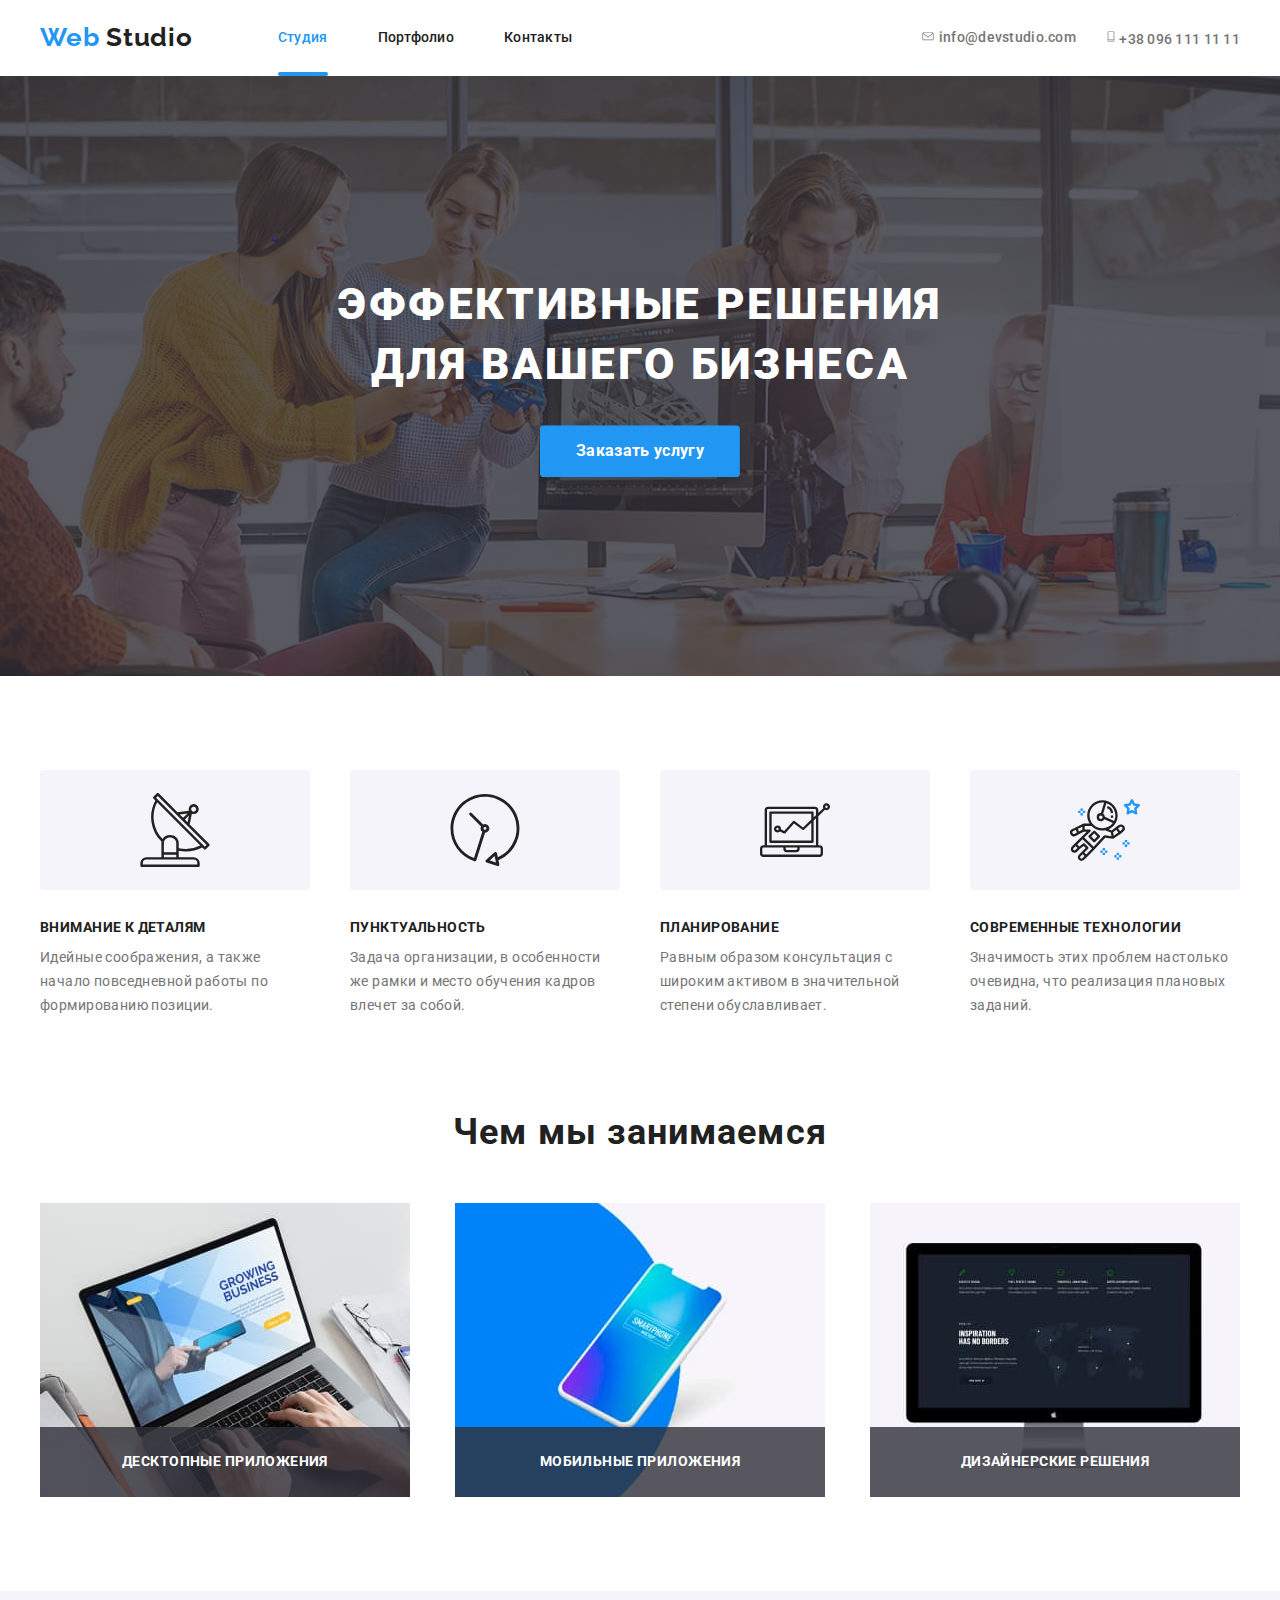
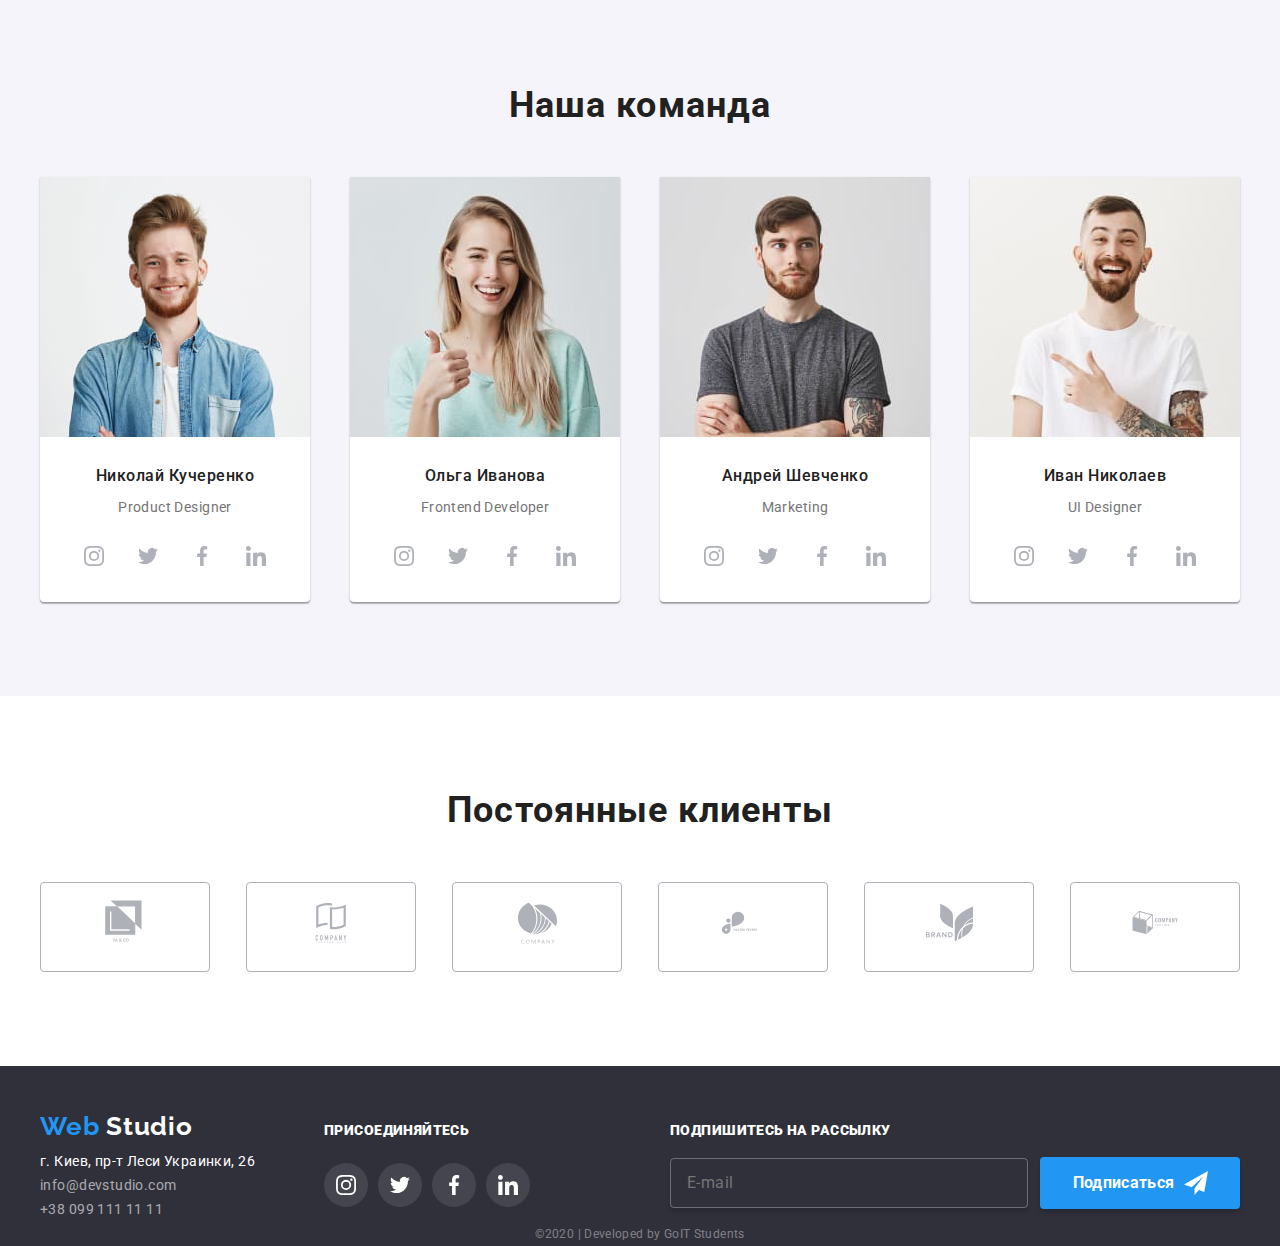
<file: index.html>
<!DOCTYPE html>
<html lang="ru">
  <head>
    <meta charset="UTF-8" />
    <meta name="viewport" content="width=device-width, initial-scale=1.0" />
    <title>Web Studio</title>
    <link
      href="https://fonts.googleapis.com/css2?family=Raleway:wght@700&family=Roboto:wght@400;500;700;900&display=swap"
      rel="stylesheet"
    />
    <link
      rel="stylesheet"
      href="https://cdnjs.cloudflare.com/ajax/libs/modern-normalize/0.6.0/modern-normalize.min.css"
    />
    <link rel="stylesheet" href="./css/styles.css" />
  </head>
  <body>
    <!-- Шапка сайта -->
    <header class="page-header container">
      <nav class="site-nav">
        <a href="/index.html" class="logo"
          ><span class="element">Web</span> Studio</a
        >
        <ul class="site-nav list">
          <li class="item">
            <a href="./index.html" class="link current">Студия</a>
          </li>
          <li class="item">
            <a href="./portfolio.html" class="link">Портфолио</a>
          </li>
          <li class="item"><a href="" class="link">Контакты</a></li>
        </ul>
      </nav>
      <ul class="cont-nav list">
        <li class="item">
          <a href="mailto:info@devstudio.com" class="link">
            <svg class="cont-nav__icon" width="16" height="11.2">
              <use href="./images/sprite.svg#iconmail"></use>
            </svg>
            info@devstudio.com
          </a>
        </li>
        <li class="item">
          <a href="tel:+380961111111" class="link">
            <svg class="cont-nav__icon" width="10" height="15">
              <use href="./images/sprite.svg#iconphone"></use>
            </svg>
            +38 096 111 11 11
          </a>
        </li>
      </ul>
    </header>
    <main>
      <!-- Герой -->
      <section class="hero">
        <div class="hero-actions">
          <h1 class="hero-title">
            эффективные решения<br />для вашего бизнеса
          </h1>
          <button class="button" data-modal-open>Заказать услугу</button>
        </div>
      </section>
      <!-- Преимущества -->
      <section class="section">
        <div class="container">
          <h2 class="section-title visually-hidden">Наши преимущества</h2>
          <ul class="feature-list list">
            <li class="item antenna">
              <h3 class="title">Внимание к деталям</h3>
              <p>
                Идейные соображения, а также начало повседневной работы по
                формированию позиции.
              </p>
            </li>
            <li class="item clock">
              <h3 class="title">Пунктуальность</h3>
              <p>
                Задача организации, в особенности же рамки и место обучения
                кадров влечет за собой.
              </p>
            </li>
            <li class="item diagram">
              <h3 class="title">Планирование</h3>
              <p>
                Равным образом консультация с широким активом в значительной
                степени обуславливает.
              </p>
            </li>
            <li class="item astronaut">
              <h3 class="title">Современные технологии</h3>
              <p>
                Значимость этих проблем настолько очевидна, что реализация
                плановых заданий.
              </p>
            </li>
          </ul>
        </div>
      </section>
      <!-- Чем мы занимаемся -->
      <section class="section">
        <div class="container">
          <h2 class="section-title">Чем мы занимаемся</h2>
          <ul class="work list">
            <li class="item">
              <a href="">
                <img
                  src="./images/nout.jpg"
                  width="370"
                  height="294"
                  alt="ноутбук"
                />
                <h3 class="title">Десктопные приложения</h3>
              </a>
            </li>
            <li class="item">
              <a href="">
                <img
                  src="./images/phone.jpg"
                  width="370"
                  height="294"
                  alt="телефон"
                />
                <h3 class="title">Мобильные приложения</h3>
              </a>
            </li>
            <li class="item">
              <a href="">
                <img
                  src="./images/pc.jpg"
                  width="370"
                  height="294"
                  alt="компьютер"
                />
                <h3 class="title">Дизайнерские решения</h3>
              </a>
            </li>
          </ul>
        </div>
      </section>
      <!-- Наша команда -->
      <section class="section">
        <div class="container">
          <h2 class="section-title">Наша команда</h2>
          <ul class="team list">
            <li class="card">
              <img
                src="./images/portrait1.jpg"
                class="team-img"
                width="270"
                height="260"
                alt="Николай Кучеренко"
              />
              <h3 class="team-title">Николай Кучеренко</h3>
              <p class="team-special">Product Designer</p>
              <ul class="social-list">
                <li class="social-item">
                  <a
                    href=""
                    class="social-link instagram"
                    aria-label="ссылка на instagram"
                  >
                    <svg class="icon" width="20" height="20">
                      <use href="./images/sprite.svg#iconinstagram"></use>
                    </svg>
                  </a>
                </li>
                <li class="social-item">
                  <a
                    href=""
                    class="social-link twitter"
                    aria-label="ссылка на twitter"
                    ><svg class="icon" width="20" height="20">
                      <use href="./images/sprite.svg#icontwitter"></use>
                    </svg>
                  </a>
                </li>
                <li class="social-item">
                  <a
                    href=""
                    class="social-link facebook"
                    aria-label="ссылка на facebook"
                  >
                    <svg class="icon" width="20" height="20">
                      <use href="./images/sprite.svg#iconfacebook"></use>
                    </svg>
                  </a>
                </li>
                <li class="social-item">
                  <a
                    href=""
                    class="social-link linkedin"
                    aria-label="ссылка на linkedin"
                    ><svg class="icon" width="20" height="20">
                      <use href="./images/sprite.svg#iconlinkedin"></use>
                    </svg>
                  </a>
                </li>
              </ul>
            </li>
            <li class="card">
              <img
                src="./images/portrait2.jpg"
                class="team-img"
                width="270"
                height="260"
                alt="Ольга Иванова"
              />
              <h3 class="team-title">Ольга Иванова</h3>
              <p class="team-special">Frontend Developer</p>
              <ul class="social-list">
                <li class="social-item">
                  <a
                    href=""
                    class="social-link instagram"
                    aria-label="ссылка на instagram"
                  >
                    <svg class="icon" width="20" height="20">
                      <use href="./images/sprite.svg#iconinstagram"></use>
                    </svg>
                  </a>
                </li>
                <li class="social-item">
                  <a
                    href=""
                    class="social-link twitter"
                    aria-label="ссылка на twitter"
                    ><svg class="icon" width="20" height="20">
                      <use href="./images/sprite.svg#icontwitter"></use>
                    </svg>
                  </a>
                </li>
                <li class="social-item">
                  <a
                    href=""
                    class="social-link facebook"
                    aria-label="ссылка на facebook"
                  >
                    <svg class="icon" width="20" height="20">
                      <use href="./images/sprite.svg#iconfacebook"></use>
                    </svg>
                  </a>
                </li>
                <li class="social-item">
                  <a
                    href=""
                    class="social-link linkedin"
                    aria-label="ссылка на linkedin"
                    ><svg class="icon" width="20" height="20">
                      <use href="./images/sprite.svg#iconlinkedin"></use>
                    </svg>
                  </a>
                </li>
              </ul>
            </li>
            <li class="card">
              <img
                src="./images/portrait3.jpg"
                class="team-img"
                width="270"
                height="260"
                alt="Андрей Шевченко"
              />
              <h3 class="team-title">Андрей Шевченко</h3>
              <p class="team-special">Marketing</p>
              <ul class="social-list">
                <li class="social-item">
                  <a
                    href=""
                    class="social-link instagram"
                    aria-label="ссылка на instagram"
                  >
                    <svg class="icon" width="20" height="20">
                      <use href="./images/sprite.svg#iconinstagram"></use>
                    </svg>
                  </a>
                </li>
                <li class="social-item">
                  <a
                    href=""
                    class="social-link twitter"
                    aria-label="ссылка на twitter"
                    ><svg class="icon" width="20" height="20">
                      <use href="./images/sprite.svg#icontwitter"></use>
                    </svg>
                  </a>
                </li>
                <li class="social-item">
                  <a
                    href=""
                    class="social-link facebook"
                    aria-label="ссылка на facebook"
                  >
                    <svg class="icon" width="20" height="20">
                      <use href="./images/sprite.svg#iconfacebook"></use>
                    </svg>
                  </a>
                </li>
                <li class="social-item">
                  <a
                    href=""
                    class="social-link linkedin"
                    aria-label="ссылка на linkedin"
                    ><svg class="icon" width="20" height="20">
                      <use href="./images/sprite.svg#iconlinkedin"></use>
                    </svg>
                  </a>
                </li>
              </ul>
            </li>
            <li class="card">
              <img
                src="./images/portrait4.jpg"
                class="team-img"
                width="270"
                height="260"
                alt="Иван Николаев"
              />
              <h3 class="team-title">Иван Николаев</h3>
              <p class="team-special">UI Designer</p>
              <ul class="social-list">
                <li class="social-item">
                  <a
                    href=""
                    class="social-link instagram"
                    aria-label="ссылка на instagram"
                  >
                    <svg class="icon" width="20" height="20">
                      <use href="./images/sprite.svg#iconinstagram"></use>
                    </svg>
                  </a>
                </li>
                <li class="social-item">
                  <a
                    href=""
                    class="social-link twitter"
                    aria-label="ссылка на twitter"
                    ><svg class="icon" width="20" height="20">
                      <use href="./images/sprite.svg#icontwitter"></use>
                    </svg>
                  </a>
                </li>
                <li class="social-item">
                  <a
                    href=""
                    class="social-link facebook"
                    aria-label="ссылка на facebook"
                  >
                    <svg class="icon" width="20" height="20">
                      <use href="./images/sprite.svg#iconfacebook"></use>
                    </svg>
                  </a>
                </li>
                <li class="social-item">
                  <a
                    href=""
                    class="social-link linkedin"
                    aria-label="ссылка на linkedin"
                    ><svg class="icon" width="20" height="20">
                      <use href="./images/sprite.svg#iconlinkedin"></use>
                    </svg>
                  </a>
                </li>
              </ul>
            </li>
          </ul>
        </div>
      </section>
      <!-- Постоянные клиенты -->
      <section class="section">
        <div class="container">
          <h2 class="section-title">Постоянные клиенты</h2>
          <ul class="clients list">
            <li class="item">
              <a href="" class="clients-link">
                <svg class="icon" width="44.27" height="49.23">
                  >
                  <use href="./images/sprite.svg#iconclient1"></use>
                </svg>
              </a>
            </li>
            <li class="item">
              <a href="">
                <svg class="icon" width="40" height="52">
                  >
                  <use href="./images/sprite.svg#iconclient2"></use>
                </svg>
              </a>
            </li>
            <li class="item">
              <a href="">
                <svg class="icon" width="41" height="42.6">
                  >
                  <use href="./images/sprite.svg#iconclient3"></use>
                </svg>
              </a>
            </li>
            <li class="item">
              <a href="">
                <svg class="icon" width="79.66" height="42.02">
                  >
                  <use href="./images/sprite.svg#iconclient4"></use>
                </svg>
              </a>
            </li>
            <li class="item">
              <a href="">
                <svg class="icon" width="59" height="47">
                  >
                  <use href="./images/sprite.svg#iconclient5"></use>
                </svg>
              </a>
            </li>
            <li class="item">
              <a href="">
                <svg class="icon" width="88.48" height="45.44">
                  >
                  <use href="./images/sprite.svg#iconclient6"></use>
                </svg>
              </a>
            </li>
          </ul>
        </div>
      </section>
      <!-- Модалка -->
      <div class="backdrop is-hidden" data-modal>
        <div class="modal">
          <button class="modal-button" data-modal-close>
            <svg class="modal-icon" width="11" height="11">
              <use href="./images/modal-sprite.svg#modalclose"></use>
            </svg>
          </button>
          <p class="modal-title">Оставьте свои данные, мы вам перезвоним</p>
          <form action="" class="modal-form">
            <div class="form-field">
              <input
                class="form-input"
                type="text"
                name="name"
                id="name"
                placeholder=" "
              />
              <label class="form-label" for="name">Имя</label>
              <svg class="modal-svg" width="18px" height="18">
                <use href="./images/modal-sprite.svg#modalperson"></use>
              </svg>
            </div>
            <div class="form-field">
              <input
                class="form-input"
                type="tel"
                name="tel"
                id="tel"
                placeholder=" "
              />
              <label class="form-label" for="tel">Телефон</label>
              <svg class="modal-svg" width="18px" height="18">
                <use href="./images/modal-sprite.svg#modalphone"></use>
              </svg>
            </div>
            <div class="form-field">
              <input
                class="form-input"
                type="email"
                name="email"
                id="email"
                placeholder=" "
              />
              <label class="form-label" for="email">Почта</label>
              <svg class="modal-svg" width="18px" height="18">
                <use href="./images/modal-sprite.svg#modalemail"></use>
              </svg>
            </div>
            <div class="comment-field">
              <textarea
                class="comment"
                name="comment"
                id="comment"
                cols="30"
                rows="10"
                placeholder=" "
              ></textarea>
              <label class="comment-label" for="comment">Комментарий</label>
            </div>
            <label class="form-field">
              <input class="checkbox" type="checkbox" value="agree" />
              <svg class="check-svg" width="16" height="15">
                <use href="./images/modal-sprite.svg#modalrectangle"></use>
              </svg>
              Соглашаюсь с рассылкой и принимаю
              <a href="" target="blank" class="modal-link">Условия договора</a>
            </label>
            <button type="submit" class="button" modal-close>
              Отправить
            </button>
          </form>
        </div>
      </div>
    </main>
    <!-- Подвал сайта -->
    <footer class="footer">
      <div class="container">
        <div class="page-footer">
          <div class="address">
            <a href="/index.html" class="logo logo__footer"
              ><span class="element">Web</span> Studio</a
            >
            <address>
              г. Киев, пр-т Леси Украинки, 26
              <a href="mailto:info@devstudio.com" class="link"
                >info@devstudio.com</a
              >
              <a href="tel:+380991111111" class="link">+38 099 111 11 11</a>
            </address>
          </div>
          <div class="join">
            <p class="title"><b>присоединяйтесь</b></p>
            <ul class="join-list">
              <li class="join-item">
                <a href="" class="join-link" aria-label="ссылка на instagram">
                  <svg class="icon" width="20" height="20">
                    <use href="./images/sprite.svg#iconinstagram"></use>
                  </svg>
                </a>
              </li>
              <li class="join-item">
                <a
                  href=""
                  class="join-link twitter"
                  aria-label="ссылка на twitter"
                >
                  <svg class="icon" width="20" height="20">
                    <use href="./images/sprite.svg#icontwitter"></use>
                  </svg>
                </a>
              </li>
              <li class="join-item">
                <a
                  href=""
                  class="join-link facebook"
                  aria-label="ссылка на facebook"
                >
                  <svg class="icon" width="20" height="20">
                    <use href="./images/sprite.svg#iconfacebook"></use>
                  </svg>
                </a>
              </li>
              <li class="join-item">
                <a
                  href=""
                  class="join-link linkedin"
                  aria-label="ссылка на linkedin"
                >
                  <svg class="icon" width="20" height="20">
                    <use href="./images/sprite.svg#iconlinkedin"></use>
                  </svg>
                </a>
              </li>
            </ul>
          </div>
          <div class="sign">
            <p class="title"><b>Подпишитесь на рассылку</b></p>
            <form action="" class="sign-form">
              <input
                type="email"
                placeholder="E-mail"
                name="email"
                required="required"
                id="email"
              />
              <button class="button secondary" type="submit">
                Подписаться
              </button>
            </form>
          </div>
        </div>
        <p class="copyright">&#169;2020 | Developed by GoIT Students</p>
      </div>
    </footer>
    <script src="./js/modal.js"></script>
    <script>
      (() => {
        document.querySelector(".sign-form").addEventListener("submit", (e) => {
          e.preventDefault();

          new FormData(e.currentTarget).forEach((value, name) =>
            console.log(`${name}: ${value}`)
          );

          e.currentTarget.reset();
        });
      })();
    </script>
    <script>
      (() => {
        document
          .querySelector(".modal-form")
          .addEventListener("submit", (e) => {
            e.preventDefault();

            new FormData(e.currentTarget).forEach((value, name) =>
              console.log(`${name}: ${value}`)
            );

            e.currentTarget.reset();
          });
      })();
    </script>
  </body>
</html>
</file>
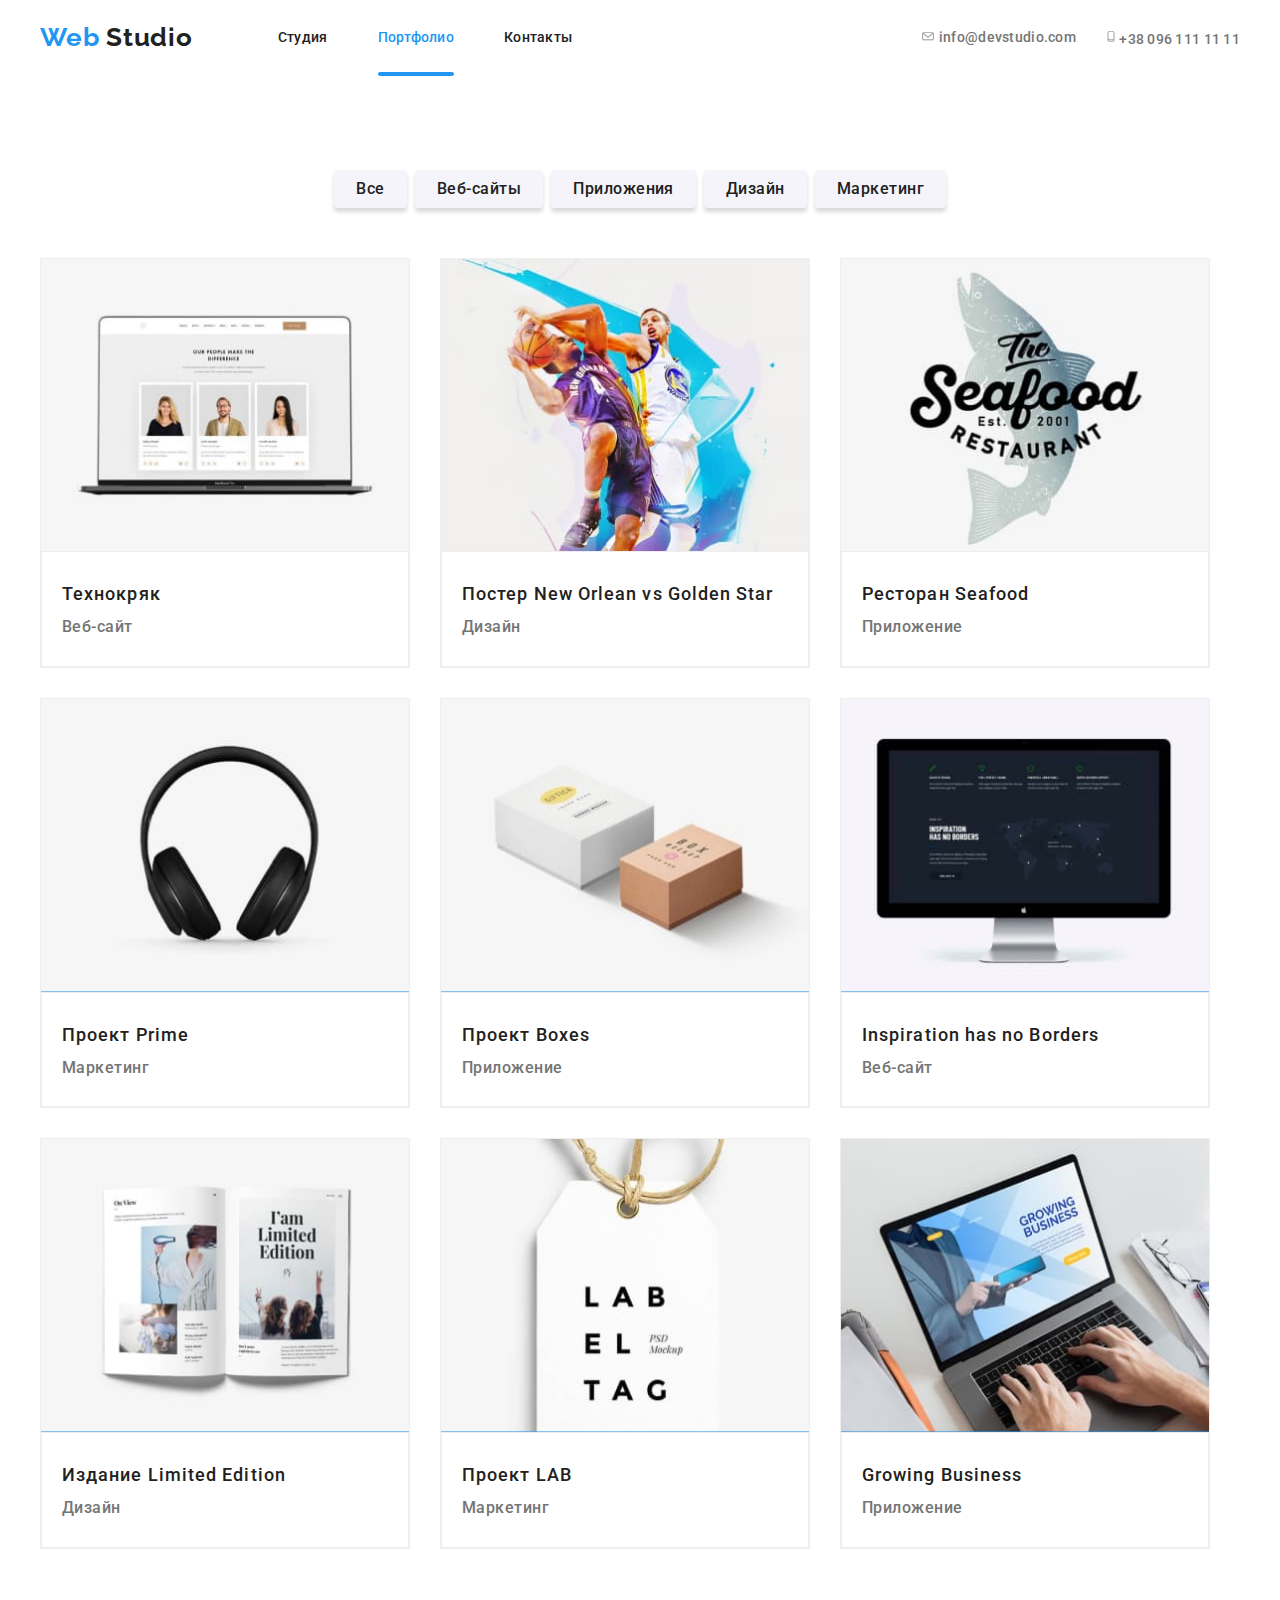
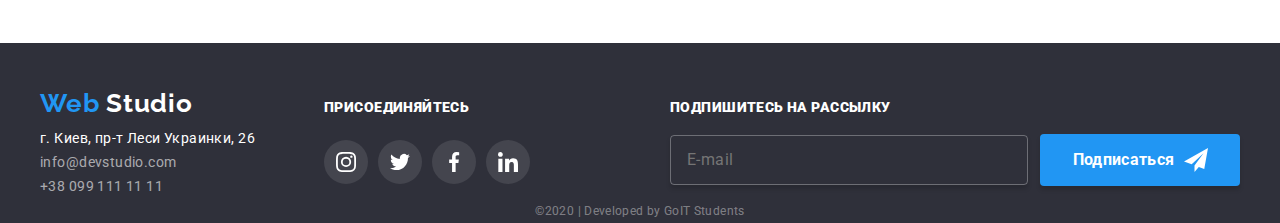
<file: portfolio.html>
<!DOCTYPE html>
<html lang="ru">
  <head>
    <meta charset="UTF-8" />
    <meta name="viewport" content="width=device-width, initial-scale=1.0" />
    <title>Портфолио</title>
    <link
      href="https://fonts.googleapis.com/css2?family=Raleway:wght@700&family=Roboto:wght@400;500;700;900&display=swap"
      rel="stylesheet"
    />
    <link
      rel="stylesheet"
      href="https://cdnjs.cloudflare.com/ajax/libs/modern-normalize/0.6.0/modern-normalize.min.css"
    />
    <link rel="stylesheet" href="./css/styles.css" />
  </head>
  <body>
    <!-- Шапка сайта -->
    <header class="page-header container">
      <nav class="site-nav">
        <a href="/index.html" class="logo"
          ><span class="element">Web</span> Studio</a
        >
        <ul class="site-nav list">
          <li class="item">
            <a href="./index.html" class="link">Студия</a>
          </li>
          <li class="item">
            <a href="./portfolio.html" class="link current">Портфолио</a>
          </li>
          <li class="item"><a href="" class="link">Контакты</a></li>
        </ul>
      </nav>
      <ul class="cont-nav list">
        <li class="item">
          <a href="mailto:info@devstudio.com" class="link">
            <svg class="cont-nav__icon" width="16" height="11.2">
              <use href="./images/sprite.svg#iconmail"></use>
            </svg>
            info@devstudio.com
          </a>
        </li>
        <li class="item">
          <a href="tel:+380961111111" class="link">
            <svg class="cont-nav__icon" width="10" height="15">
              <use href="./images/sprite.svg#iconphone"></use>
            </svg>
            +38 096 111 11 11
          </a>
        </li>
      </ul>
    </header>
    <main>
      <section class="section">
        <div class="container">
          <h1 class="visually-hidden">Портфолио</h1>
          <ul class="filter list">
            <li class="item">
              <button type="button" class="button primary">Все</button>
            </li>
            <li class="item">
              <button type="button" class="button primary">Веб-сайты</button>
            </li>
            <li class="item">
              <button type="button" class="button primary">Приложения</button>
            </li>
            <li class="item">
              <button type="button" class="button primary">Дизайн</button>
            </li>
            <li class="item">
              <button type="button" class="button primary">Маркетинг</button>
            </li>
          </ul>
          <ul class="portfolio list">
            <li class="element">
              <a href="" class="link">
                <div class="thumb">
                  <img src="./images/img1.jpg" alt="ноутбук" />
                  <p class="description">
                    Технокряк это современная площадка распространения
                    коронавируса. Компании используют эту платформу для
                    цифрового шпионажа и атак на защищённые сервера конкурентов.
                  </p>
                </div>
                <div class="project-title">
                  <h2 class="title">Технокряк</h2>
                  <p class="text">Веб-сайт</p>
                </div>
              </a>
            </li>
            <li class="element">
              <a href="" class="link">
                <div class="thumb">
                  <img src="./images/img2.jpg" alt="2 баскетболиста" />
                </div>
                <div class="project-title">
                  <h2 class="title">
                    Постер New Orlean vs Golden Star
                  </h2>
                  <p class="text">Дизайн</p>
                </div>
              </a>
            </li>
            <li class="element">
              <a href="" class="link">
                <div class="thumb">
                  <img src="./images/img3.jpg" alt="рыба" />
                </div>
                <div class="project-title">
                  <h2 class="title">Ресторан Seafood</h2>
                  <p class="text">Приложение</p>
                </div>
              </a>
            </li>
            <li class="element">
              <a href="" class="link">
                <div class="thumb">
                  <img src="./images/img4.jpg" alt="наушники" />
                </div>
                <div class="project-title">
                  <h2 class="title">Проект Prime</h2>
                  <p class="text">Маркетинг</p>
                </div>
              </a>
            </li>
            <li class="element">
              <a href="" class="link">
                <div class="thumb">
                  <img src="./images/img5.jpg" alt="2 коробки" />
                </div>
                <div class="project-title">
                  <h2 class="title">Проект Boxes</h2>
                  <p class="text">Приложение</p>
                </div>
              </a>
            </li>
            <li class="element">
              <a href="" class="link">
                <div class="thumb">
                  <img src="./images/img6.jpg" alt="компьютер" />
                </div>
                <div class="project-title">
                  <h2 class="title">Inspiration has no Borders</h2>
                  <p class="text">Веб-сайт</p>
                </div>
              </a>
            </li>
            <li class="element">
              <a href="" class="link">
                <div class="thumb">
                  <img src="./images/img7.jpg" alt="журнал" />
                </div>
                <div class="project-title">
                  <h2 class="title">Издание Limited Edition</h2>
                  <p class="text">Дизайн</p>
                </div>
              </a>
            </li>
            <li class="element">
              <a href="" class="link">
                <div class="thumb">
                  <img src="./images/img8.jpg" alt="бейдж" />
                </div>
                <div class="project-title">
                  <h2 class="title">Проект LAB</h2>
                  <p class="text">Маркетинг</p>
                </div>
              </a>
            </li>
            <li class="element">
              <a href="" class="link">
                <div class="thumb">
                  <img src="./images/img9.jpg" alt="ноутбук" />
                </div>
                <div class="project-title">
                  <h2 class="title">Growing Business</h2>
                  <p class="text">Приложение</p>
                </div>
              </a>
            </li>
          </ul>
        </div>
      </section>
    </main>
    <!-- Подвал сайта -->
    <footer class="footer">
      <div class="container">
        <div class="page-footer">
          <div class="address">
            <a href="/index.html" class="logo logo__footer"
              ><span class="element">Web</span> Studio</a
            >
            <address>
              г. Киев, пр-т Леси Украинки, 26
              <a href="mailto:info@devstudio.com" class="link"
                >info@devstudio.com</a
              >
              <a href="tel:+380991111111" class="link">+38 099 111 11 11</a>
            </address>
          </div>
          <div class="join">
            <p class="title"><b>присоединяйтесь</b></p>
            <ul class="join-list">
              <li class="join-item">
                <a href="" class="join-link" aria-label="ссылка на instagram">
                  <svg class="icon" width="20" height="20">
                    <use href="./images/sprite.svg#iconinstagram"></use>
                  </svg>
                </a>
              </li>
              <li class="join-item">
                <a
                  href=""
                  class="join-link twitter"
                  aria-label="ссылка на twitter"
                >
                  <svg class="icon" width="20" height="20">
                    <use href="./images/sprite.svg#icontwitter"></use>
                  </svg>
                </a>
              </li>
              <li class="join-item">
                <a
                  href=""
                  class="join-link facebook"
                  aria-label="ссылка на facebook"
                >
                  <svg class="icon" width="20" height="20">
                    <use href="./images/sprite.svg#iconfacebook"></use>
                  </svg>
                </a>
              </li>
              <li class="join-item">
                <a
                  href=""
                  class="join-link linkedin"
                  aria-label="ссылка на linkedin"
                >
                  <svg class="icon" width="20" height="20">
                    <use href="./images/sprite.svg#iconlinkedin"></use>
                  </svg>
                </a>
              </li>
            </ul>
          </div>
          <div class="sign">
            <p class="title"><b>Подпишитесь на рассылку</b></p>
            <form action="" class="sign-form">
              <input
                type="email"
                placeholder="E-mail"
                name="email"
                required="required"
                id="email"
              />
              <button class="button secondary" type="submit">
                Подписаться
              </button>
            </form>
          </div>
        </div>
        <p class="copyright">&#169;2020 | Developed by GoIT Students</p>
      </div>
    </footer>
    <script>
      (() => {
        document.querySelector(".sign-form").addEventListener("submit", (e) => {
          e.preventDefault();

          new FormData(e.currentTarget).forEach((value, name) =>
            console.log(`${name}: ${value}`)
          );

          e.currentTarget.reset();
        });
      })();
    </script>
  </body>
</html>
</file>
<file: css/styles.css>
/* основной цвет текста color:#757575; */
/* вспомагательный цвет текста color: #212121; */
/* цвет текста на кнопках color: #FFFFFF; */
/* цвет текста для hover и фокуса color: #2196F3; */
/* цвет кнопок в портфолио color: #F5F4FA */
/* цвет футера color: #2F303A */

:root {
  --primary-text-color: #757575;
  --title-text-color: #212121;
  --accent-color: #2196f3;
  --primary-bg-color: #ffffff;
  --portfolio-bg-color: #f5f4fa;
  --footer-color: #2f303a;
  --clients-color: #afb1b8;
  --element-color: #eeeeee;

  --timing-function: cubic-bezier(0.4, 0, 0.2, 1);
}

html {
  box-sizing: border-box;
}

*,
*::before,
*::after {
  box-sizing: inherit;
}

body {
  font-family: Roboto, sans-serif;
  background-color: var(--primary-bg-color);
  color: var(--primary-text-color);
}
.container {
  margin-left: auto;
  margin-right: auto;
  padding-left: 15px;
  padding-right: 15px;
  width: 1230px;
}
.visually-hidden {
  position: absolute;
  clip: rect(0 0 0 0);
  width: 1px;
  height: 1px;
  margin: -1px;
  border: 0;
  padding: 0;
  overflow: hidden;
}
.list {
  padding: 0;
  margin: 0;
  list-style: none;
}
.link {
  display: block;
}
img {
  display: block;
  max-width: 100%;
  height: auto;
}
/* logo */
.logo {
  display: block;
  margin-right: 85px;

  font-family: Raleway, sans-serif;
  color: var(--title-text-color);
  font-size: 26px;
  font-weight: 700;
  text-decoration: none;
  line-height: 1.2;
  letter-spacing: 0.03em;
}
.logo > .element {
  color: var(--accent-color);
}
.logo__footer {
  margin-bottom: 8px;
  margin-right: 0;
  padding: 0;

  color: var(--primary-bg-color);
}
/* page-header */
.page-header {
  display: flex;
  justify-content: center;
  align-items: center;
}
/* Site-nav */
.site-nav {
  display: flex;
  align-items: center;
}
.site-nav .item {
  position: relative;
}
.site-nav .item:not(:last-child) {
  margin-right: 50px;
}
.site-nav .link {
  padding-top: 30px;
  padding-bottom: 30px;

  color: var(--title-text-color);
  text-decoration: none;
  font-weight: 500;
  font-size: 14px;
  line-height: 1.14;
  letter-spacing: 0.02em;

  transition: color 250ms var(--timing-function);
}
.site-nav .link.current {
  color: var(--accent-color);
}
.site-nav .link.current::after {
  position: absolute;
  content: "";
  left: 0;
  bottom: 0;
  width: 100%;
  height: 4px;
  background-color: var(--accent-color);
  border-radius: 2px;
}
.site-nav .link:hover,
.site-nav .link:focus {
  color: var(--accent-color);
}
/* cont-nav */
.cont-nav img {
  display: inline;
}
.cont-nav {
  display: flex;
  align-items: center;
  margin-left: auto;
}
.cont-nav .item:not(:last-child) {
  margin-right: 30px;
}
.cont-nav .link {
  color: var(--primary-text-color);
  text-decoration: none;
  font-weight: 500;
  font-size: 14px;
  line-height: 1.14;
  letter-spacing: 0.02em;

  transition: color 250ms var(--timing-function);
}
.cont-nav .link:hover,
.cont-nav .link:focus {
  color: var(--accent-color);
}
/* Icon */
.icon {
  fill: var(--primary-bg-color);
}
.cont-nav__icon {
  padding: 0;
  margin: 0;
  fill: var(--primary-text-color);
}
.cont-nav .link:hover .cont-nav__icon,
.cont-nav .link:focus .cont-nav__icon {
  fill: var(--accent-color);
}
/* Hero */
.hero {
  position: relative;
  text-align: center;
  max-width: 1600px;
  height: 600px;
  margin-left: auto;
  margin-right: auto;
  background-image: linear-gradient(
      to right,
      rgba(47, 48, 58, 0.8),
      rgba(47, 48, 58, 0.8)
    ),
    url("../images/hero.jpg");
  background-repeat: no-repeat;
  background-position: center;
  background-size: cover;
}
.hero-actions {
  position: absolute;
  top: 50%;
  left: 50%;
  transform: translate(-50%, -50%);
}
.hero-title {
  margin-top: 0;
  margin-bottom: 30px;

  color: var(--primary-bg-color);
  font-weight: 900;
  font-size: 44px;
  line-height: 1.36;
  letter-spacing: 0.06em;
  text-transform: uppercase;
}
/* Section */
.section {
  margin: 0;
  padding-top: 94px;
  padding-bottom: 94px;

  font-size: 14px;
  font-weight: 400;
  line-height: 1.71;
  letter-spacing: 0.03em;
}
.section:nth-child(2) {
  padding-bottom: 0;
}
.section:nth-child(4) {
  background-color: var(--portfolio-bg-color);
}
.section-title {
  margin-top: 0;
  margin-bottom: 50px;

  color: var(--title-text-color);
  font-weight: 700;
  font-size: 36px;
  line-height: 1.16;
  letter-spacing: 0.03em;
  text-align: center;
}
.section .title {
  margin-top: 0;
  color: var(--primary-bg-color);
  font-weight: 700;
  font-size: 14px;
  line-height: 1.14;
  letter-spacing: 0.03em;
  text-transform: uppercase;
}
/* Features */
.feature-list {
  display: flex;
  justify-content: space-between;
}
.feature-list .item {
  width: 270px;
}
.feature-list .item::before {
  display: block;
  content: "";
  width: 270px;
  height: 120px;
  background-color: var(--portfolio-bg-color);
  border-radius: 4px;
  margin-top: 0;
  margin-bottom: 30px;
  background-repeat: no-repeat;
  background-position: center;
  background-size: 70px;
}
.antenna::before {
  background-image: url("../images/vector1.svg");
}
.clock::before {
  background-image: url("../images/vector2.svg");
}
.diagram::before {
  background-image: url("../images/vector3.svg");
}
.astronaut::before {
  background-image: url("../images/vector4.svg");
}
.feature-list .title {
  margin-top: 0;
  margin-bottom: 10px;

  color: var(--title-text-color);
}
.feature-list p {
  display: inline-block;
  margin-top: 0;
  margin-bottom: 0;
}

/* Work */
.work {
  display: flex;
  justify-content: space-between;
}
.work .item {
  position: relative;
  width: 370px;
}
.work .title {
  position: absolute;
  width: 370px;
  height: 70px;
  display: flex;
  align-items: center;
  justify-content: center;

  left: 50%;
  bottom: 0;
  transform: translateX(-50%);

  margin-top: 0;
  margin-bottom: 0;
  text-align: center;

  background: rgba(47, 48, 58, 0.8);
}

/* Button */
.button {
  display: inline-block;
  font-family: inherit;
  color: var(--primary-bg-color);
  background-color: var(--accent-color);

  text-decoration: none;
  font-weight: 700;
  font-size: 16px;
  line-height: 1.87;
  letter-spacing: 0.02em;

  border: 1px solid transparent;
  box-shadow: 0px 4px 4px rgba(0, 0, 0, 0.15);
  border-radius: 4px;
  padding: 10px 32px;
  min-width: 200px;
  text-align: center;
  cursor: pointer;

  transition: color 250ms var(--timing-function),
    background-color 250ms var(--timing-function);
}
.button.primary {
  color: var(--title-text-color);
  background-color: var(--portfolio-bg-color);

  font-weight: 500;
  line-height: 1.62;
  letter-spacing: 0.03em;

  padding: 5px 21px;
  min-width: 73px;
}
.button.secondary {
  display: flex;
  justify-content: center;
  align-items: center;
  padding: 10px 28px 10px 29px;
}
.button.secondary::after {
  content: "";
  display: inline-flex;
  width: 24px;
  height: 24px;
  margin-top: 0;
  margin-left: 10px;
  background-image: url("../images/iconsend.svg");
}
.button.primary:hover,
.button.primary:focus {
  color: var(--primary-bg-color);
  background-color: var(--accent-color);
}
/* Team */
.team {
  display: flex;
  justify-content: space-between;
}
.team > .card {
  width: 270px;
  padding-bottom: 24px;
  box-shadow: 0px 2px 1px rgba(0, 0, 0, 0.2), 0px 1px 1px rgba(0, 0, 0, 0.14),
    0px 1px 3px rgba(0, 0, 0, 0.12);
  border-radius: 0px 0px 4px 4px;
  background-color: var(--primary-bg-color);
}
.team-img {
  margin-top: 0;
  margin-bottom: 30px;
}
.team-special {
  margin-top: 0;
  text-align: center;
}
.team-title {
  margin-top: 0;
  margin-bottom: 10px;

  text-align: center;
  color: var(--title-text-color);
  font-weight: 500;
  font-size: 16px;
  line-height: 1.18;
  letter-spacing: 0.03em;
}
/* social */
.social-list {
  display: flex;
  justify-content: center;
  list-style: none;
  padding: 0;
  margin: auto;
}
.social-item:not(:last-child) {
  margin-right: 10px;
}
.social-link {
  display: inline-flex;
  justify-content: center;
  align-items: center;
  content: "";
  width: 44px;
  height: 44px;
  background-repeat: no-repeat;
  background-position: center;
  background-size: 20px;

  transition: border-radius 250ms var(--timing-function),
    background-color 250ms var(--timing-function);
}
.social-link .icon {
  fill: var(--clients-color);

  transition: fill 250ms var(--timing-function);
}
.social-link:hover,
.social-link:focus {
  border-radius: 50%;
  background-color: var(--accent-color);
}
.social-link:hover .icon,
.social-link:focus .icon {
  fill: var(--primary-bg-color);
}
/* Clients */
.clients {
  display: flex;
  justify-content: space-between;
}
.clients > .item {
  display: flex;
  justify-content: center;
  align-items: center;
  width: 170px;
  height: 90px;
  border: 1px solid var(--clients-color);
  box-sizing: border-box;
  border-radius: 4px;

  transition: border 250ms var(--timing-function);
}
.clients > .item .icon {
  fill: var(--clients-color);

  transition: fill 250ms var(--timing-function);
}
.clients > .item:hover,
.clients > .item:focus {
  border: 1px solid var(--accent-color);
}
.clients > .item:hover .icon,
.clients > .item:focus .icon {
  fill: var(--accent-color);
}
/* Portfolio */
.filter {
  display: flex;
  justify-content: center;
  margin-bottom: 50px;
}
.filter > .item + .item {
  margin-left: 8px;
}
.portfolio {
  display: flex;
  flex-wrap: wrap;
  width: 1170px;
}
.portfolio > .element {
  width: calc((100% - 60px) / 3);
  margin-right: 30px;
  margin-bottom: 30px;
  box-sizing: border-box;
  background: var(--primary-bg-color);
  border: 1px solid var(--element-color);

  transition: box-shadow 250ms var(--timing-function);
}
.portfolio > .element:nth-child(3n) {
  margin-right: 0;
}
.portfolio > .element:nth-last-child(-n + 3) {
  margin-bottom: 0;
}
.portfolio > .element:hover,
.portfolio > .element:focus {
  box-shadow: 1px 4px 6px rgba(0, 0, 0, 0.16), 0px 4px 4px rgba(0, 0, 0, 0.06),
    0px 1px 1px rgba(0, 0, 0, 0.12);
}
.portfolio .link {
  text-decoration: none;
}
.thumb {
  position: relative;
  overflow: hidden;
}
.thumb::before {
  position: absolute;
  content: "";
  width: 100%;
  height: 100%;
  top: 0;
  left: 0;
  background: rgba(33, 150, 243, 0.9);
  transform: translateY(+100%);

  transition: transform 500ms var(--timing-function);
}
.description {
  position: absolute;
  top: 50%;
  left: 50%;
  transform: translate(-50%, +100%);
  margin-top: 0;
  margin-bottom: 0;

  width: 322px;
  font-weight: 500;
  font-size: 18px;
  line-height: 1.56;
  letter-spacing: 0.03em;

  color: var(--primary-bg-color);

  transition: transform 500ms var(--timing-function);
}
.portfolio > .element:hover .description,
.portfolio > .element:focus .description {
  transform: translate(-50%, -50%);
}
.portfolio > .element:hover .thumb::before,
.portfolio > .element:focus .thumb::before {
  transform: translateY(0);
}
.project-title {
  padding: 24px 20px;
  background: var(--primary-bg-color);
  border: 1px solid var(--element-color);
}
.portfolio .title {
  margin: 0;

  color: var(--title-text-color);
  font-size: 18px;
  font-weight: 500;
  line-height: 2;
  letter-spacing: 0.06em;
  text-transform: none;
}
.portfolio .text {
  margin: 0;

  color: var(--primary-text-color);
  font-weight: 500;
  font-size: 16px;
  line-height: 1.87;
  letter-spacing: 0.03em;
}
/* Footer */
.footer {
  padding-top: 45px;
  color: var(--primary-bg-color);
  background-color: var(--footer-color);
  font-weight: 400;
  font-size: 14px;
  line-height: 1.71;
  letter-spacing: 0.03em;
}
address {
  font-style: normal;
}
.address {
  margin-right: 69px;
}
.page-footer {
  display: flex;
  align-items: baseline;
}
.footer .title {
  font-weight: 700;
  text-transform: uppercase;
}
.join {
  margin-top: 0;
}
.join-list {
  display: flex;
  justify-content: center;
  list-style: none;
  padding: 0;
  margin: 0;
}
.join-item:not(:last-child) {
  margin-right: 10px;
}
.join-link {
  display: inline-flex;
  justify-content: center;
  align-items: center;
  content: "";
  width: 44px;
  height: 44px;
  background: rgba(255, 255, 255, 0.1);
  border-radius: 50%;
  background-repeat: no-repeat;
  background-position: center;
  background-size: 20px;

  transition: background-color 250ms var(--timing-function);
}
.join-link:hover,
.join-link:focus {
  background-color: var(--accent-color);
}
.join p {
  margin-top: 0;
  margin-bottom: 20px;
}
.sign {
  margin-left: auto;
}
.sign > .title {
  margin-top: 0;
}
.footer .link {
  color: rgba(255, 255, 255, 0.6);
  text-decoration: none;
}
.copyright {
  margin: 0;
  color: rgba(255, 255, 255, 0.4);
  font-weight: normal;
  font-size: 12px;
  line-height: 2;
  letter-spacing: 0.03em;
  text-align: center;
}
/* sign-form */
.sign-form {
  display: flex;
  align-items: center;
}
.sign-form input {
  margin-top: 0;
  margin-bottom: 0;
  margin-right: 12px;
  padding: 15px 16px;
  width: 358px;
  height: 50px;

  background-color: transparent;
  border: 1px solid rgba(255, 255, 255, 0.3);
  box-shadow: 0px 4px 4px rgba(0, 0, 0, 0.15);
  border-radius: 4px;
  font-weight: 400;
  font-size: 16px;
  line-height: 1.25;
  letter-spacing: 0.03em;

  color: rgba(255, 255, 255, 0.6);
}
/* backdrop */
.backdrop {
  position: fixed;
  top: 0;
  left: 0;
  width: 100%;
  height: 100%;
  background-color: rgba(0, 0, 0, 0.2);

  opacity: 1;

  transition: opacity 250ms var(--timing-function);
}

.backdrop.is-hidden {
  visibility: hidden;
  opacity: 0;
  pointer-events: none;
}
/* modal */
.modal {
  position: absolute;
  top: 50%;
  left: 50%;

  min-height: 581px;
  min-width: 528px;
  padding: 40px;

  box-shadow: 0px 2px 1px rgba(0, 0, 0, 0.2), 0px 1px 1px rgba(0, 0, 0, 0.14),
    0px 1px 3px rgba(0, 0, 0, 0.12);
  border-radius: 4px;
  text-align: center;

  background-color: var(--primary-bg-color);

  transform: translate(-50%, -50%) scale(1);

  transition: transform 250ms var(--timing-function);
}
/* modal-form */
.modal-form {
  position: relative;
  font-weight: 400;
  font-size: 14px;
  line-height: 1.14;
  letter-spacing: 0.01em;

  color: var(--primary-text-color);
}
/* modal-button */
.modal-button {
  position: absolute;
  top: 8px;
  right: 8px;
  content: "";
  width: 30px;
  height: 30px;

  border-radius: 50%;
  border: 1px solid rgba(0, 0, 0, 0.1);

  background-color: var(--primary-bg-color);
}
.modal-button:hover,
.modal-button:focus {
  cursor: pointer;
}
/* modal-icon */
.modal-icon {
  fill: var(--title-text-color);
  transition: fill 250ms var(--timing-function);
}
.modal-button:hover .modal-icon,
.modal-button:focus .modal-icon {
  fill: var(--accent-color);
}
/* modal-title */
.modal-title {
  margin-top: 0;
  margin-bottom: 30px;

  font-weight: 700;
  font-size: 20px;
  line-height: 1.15;
  letter-spacing: 0.03em;

  color: var(--title-text-color);
}
/* form-field */
.form-field {
  display: block;
  position: relative;
  margin-top: 0;
  margin-bottom: 28px;
}
.form-input {
  width: 448px;
  height: 40px;

  padding: 12px 42px;

  border: 1px solid rgba(33, 33, 33, 0.2);
  border-radius: 4px;

  font-weight: 400;
  font-size: 14px;
  line-height: 1.14;
  letter-spacing: 0.01em;

  color: var(--primary-text-color);
}
.form-label {
  position: absolute;
  top: 50%;
  left: 42px;
  transform: translateY(-50%);
  transition: transform 250ms var(--timing-function);
}
.form-input:hover + .form-label,
.form-input:focus + .form-label,
.form-input:not(:placeholder-shown) + .form-label {
  transform: translate(-25px, -35px);

  font-size: 12px;
  line-height: 1.16;

  color: var(--accent-color);
}
/* modal-svg */
.modal-svg {
  position: absolute;
  top: 50%;
  left: 16px;

  transform: translateY(-50%);
  transition: transform 250ms var(--timing-function);

  fill: var(--title-text-color);
}
.form-input:hover ~ .modal-svg,
.form-input:focus ~ .modal-svg,
.form-input:not(:placeholder-shown) ~ .modal-svg {
  fill: var(--accent-color);
}
/* modal-link */
.modal-link {
  color: var(--accent-color);
}
/* comment */
.comment-field {
  position: relative;
  margin-top: 0;
  margin-bottom: 20px;
}
.comment {
  resize: none;

  width: 448px;
  height: 120px;
  padding: 12px 16px;

  border: 1px solid rgba(33, 33, 33, 0.2);
  border-radius: 4px;

  font-weight: 400;
  font-size: 14px;
  line-height: 1.14;
  letter-spacing: 0.01em;

  color: var(--primary-text-color);
}
.comment-label {
  position: absolute;
  top: 13px;
  left: 17px;
  transition: transform 250ms var(--timing-function);
}
.comment:hover + .comment-label,
.comment:focus + .comment-label,
.comment:not(:placeholder-shown) + .comment-label {
  transform: translateY(-30px);

  font-size: 12px;
  line-height: 1.16;

  color: var(--accent-color);
}
/* checkbox */
.checkbox {
  -webkit-appearance: none;
  -moz-appearance: none;
  appearance: none;

  position: relative;
}
.check-svg {
  position: absolute;
  top: 50%;
  left: 12px;
  transform: translateY(-50%);

  transition: transform 250ms var(--timing-function);
}
.checkbox:checked + .check-svg {
  content: "";

  background-image: url("../images/check.svg");
  background-size: contain;
  background-origin: border-box;

  border-radius: 2px;
  border-color: transparent;

  fill: var(--accent-color);
  background-color: #2196f3;
}
</file>
